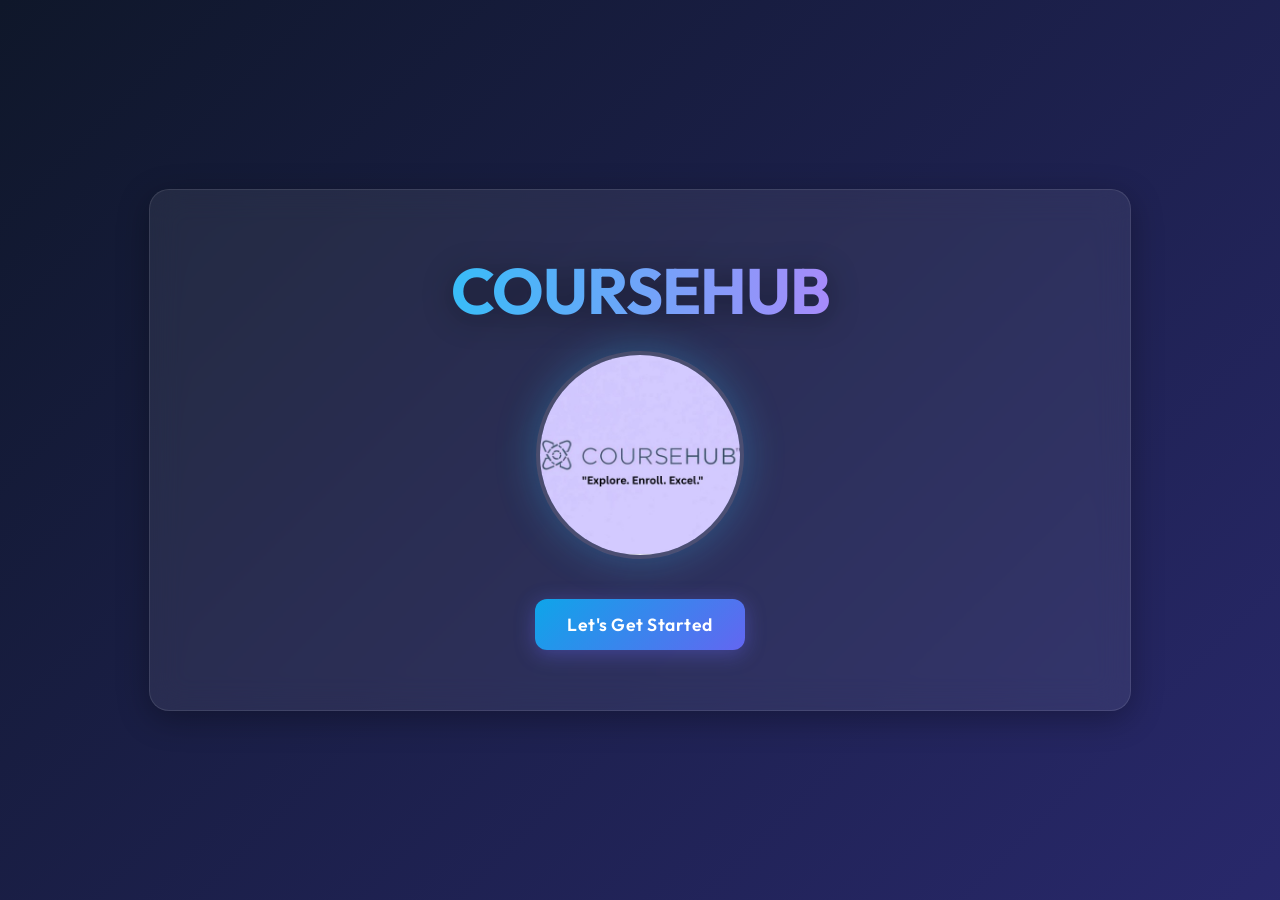
<file: frontend/index.html>
<!DOCTYPE html>
<html>
<head>
<title>Course Hub</title>
<link rel="stylesheet" href="css/style.css">
</head>

<body class="landing">

<div class="main-container glassmorphism">

<h1 class="title">COURSEHUB</h1>

<img src="assets/logo.png" class="logo">

<div class="start-container">
<a href="pages/branches.html">
<button class="start-btn">Let's Get Started</button>
</a>
</div>

</div>

</body>
</html>
</file>
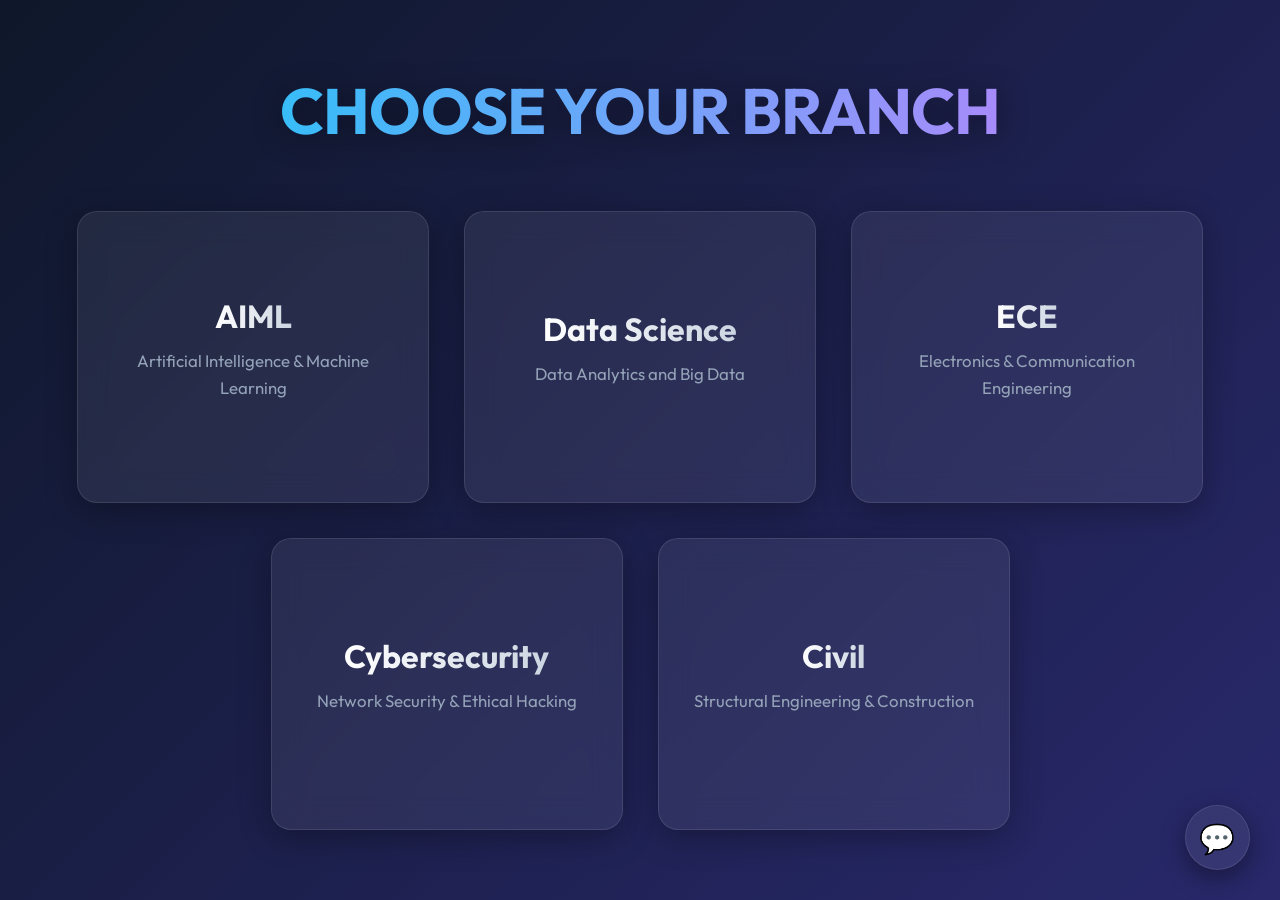
<file: frontend/pages/branches.html>
<!DOCTYPE html>
<html>
<head>
<title>Select Branch</title>
<link rel="stylesheet" href="../css/style.css">
</head>

<body class="branches-bg">

<h1 class="title">Choose Your Branch</h1>

<div class="branch-container">

<div class="branch-card glassmorphism" onclick="goToCourses('aiml')">
<h2>AIML</h2>
<p>Artificial Intelligence & Machine Learning</p>
</div>

<div class="branch-card glassmorphism" onclick="goToCourses('ds')">
<h2>Data Science</h2>
<p>Data Analytics and Big Data</p>
</div>

<div class="branch-card glassmorphism" onclick="goToCourses('ece')">
<h2>ECE</h2>
<p>Electronics & Communication Engineering</p>
</div>

<div class="branch-card glassmorphism" onclick="goToCourses('cyber')">
<h2>Cybersecurity</h2>
<p>Network Security & Ethical Hacking</p>
</div>

<div class="branch-card glassmorphism" onclick="goToCourses('civil')">
<h2>Civil</h2>
<p>Structural Engineering & Construction</p>
</div>

</div>

<!-- Chatbot Widget -->
<div class="chatbot-widget">
  <button id="chatbotToggle" class="chatbot-toggle glassmorphism">💬</button>
  <div id="chatbotContainer" class="chatbot-container glassmorphism" style="display: none;">
    <div class="chatbot-header">
      <h3>Course Advisor</h3>
      <button onclick="toggleChatbot()">✖</button>
    </div>
    <div id="chatbotMessages" class="chatbot-messages">
      <div class="bot-message">Hello! Tell me about your skills or interests, and I'll suggest a course!</div>
    </div>
    <div class="chatbot-input">
      <input type="text" id="chatbotInput" placeholder="e.g. Python, data, AI..." onkeypress="handleChatbotKeyPress(event)">
      <button onclick="sendMessage()">Send</button>
    </div>
  </div>
</div>

<script src="../js/script.js"></script>

</body>
</html>
</file>
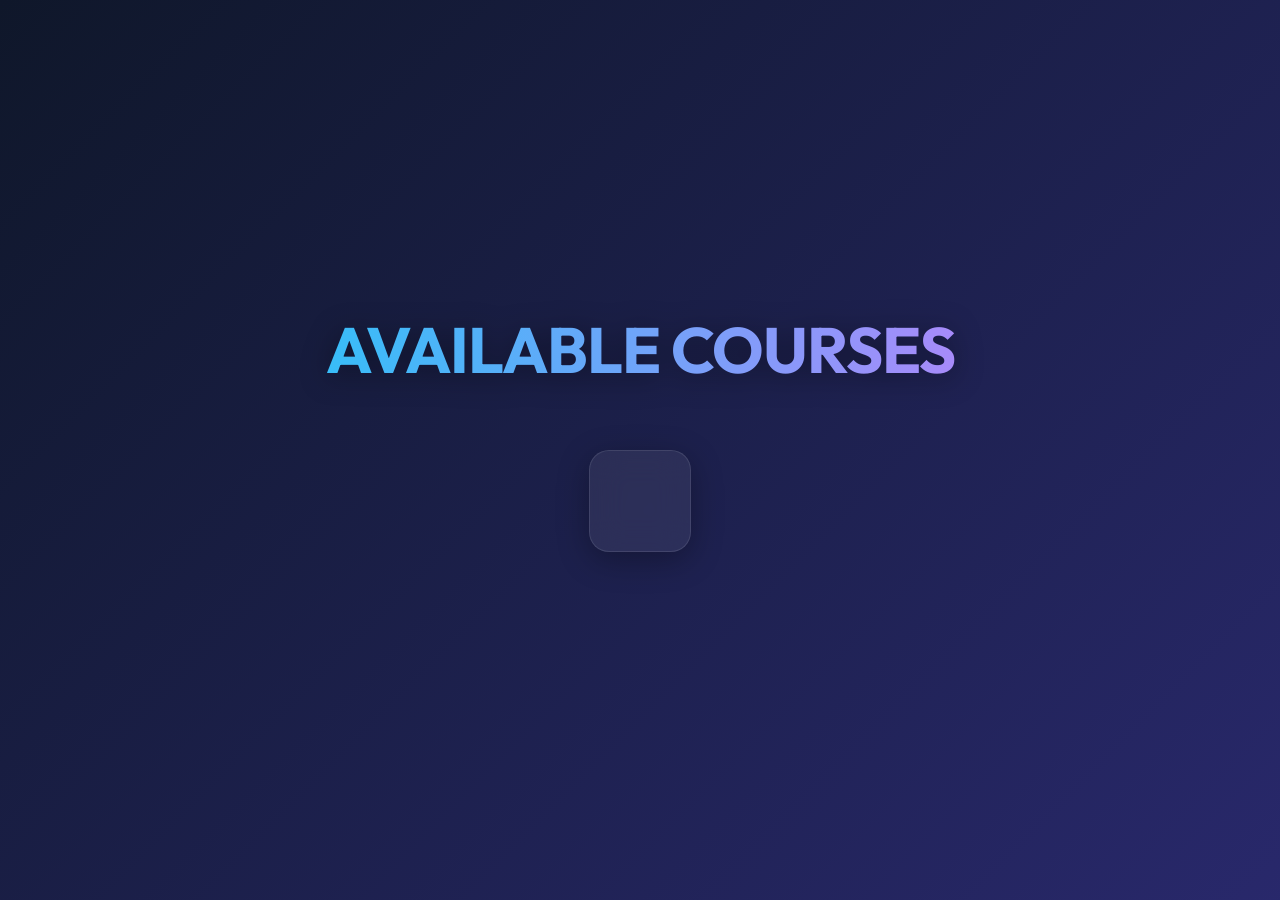
<file: frontend/pages/courses.html>
<!DOCTYPE html>
<html>
<head>
<title>Courses</title>
<link rel="stylesheet" href="../css/style.css">
</head>

<body class="courses-bg">

<h1 class="title">Available Courses</h1>

<div id="courses" class="course-container glassmorphism"></div>


<!-- DESCRIPTION POPUP -->

<div id="descPopup" class="popup">
<div class="popup-content glassmorphism">

<h2>Description</h2>
<p id="descText"></p>

<button onclick="closeDesc()">Close</button>

</div>
</div>


<!-- SYLLABUS POPUP -->

<div id="sylPopup" class="popup">
<div class="popup-content glassmorphism">

<h2>Syllabus</h2>
<p id="sylText"></p>

<button onclick="closeSyl()">Close</button>

</div>
</div>


<!-- ENROLL POPUP -->

<div id="enrollPopup" class="popup">

<div class="popup-content glassmorphism">

<h2>Enroll Course</h2>

<input type="text" placeholder="Name">
<input type="email" placeholder="Email">
<input type="text" placeholder="Register Number">

<button onclick="enroll()">Submit</button>

</div>

</div>

<script src="../js/script.js"></script>

</body>
</html>
</file>
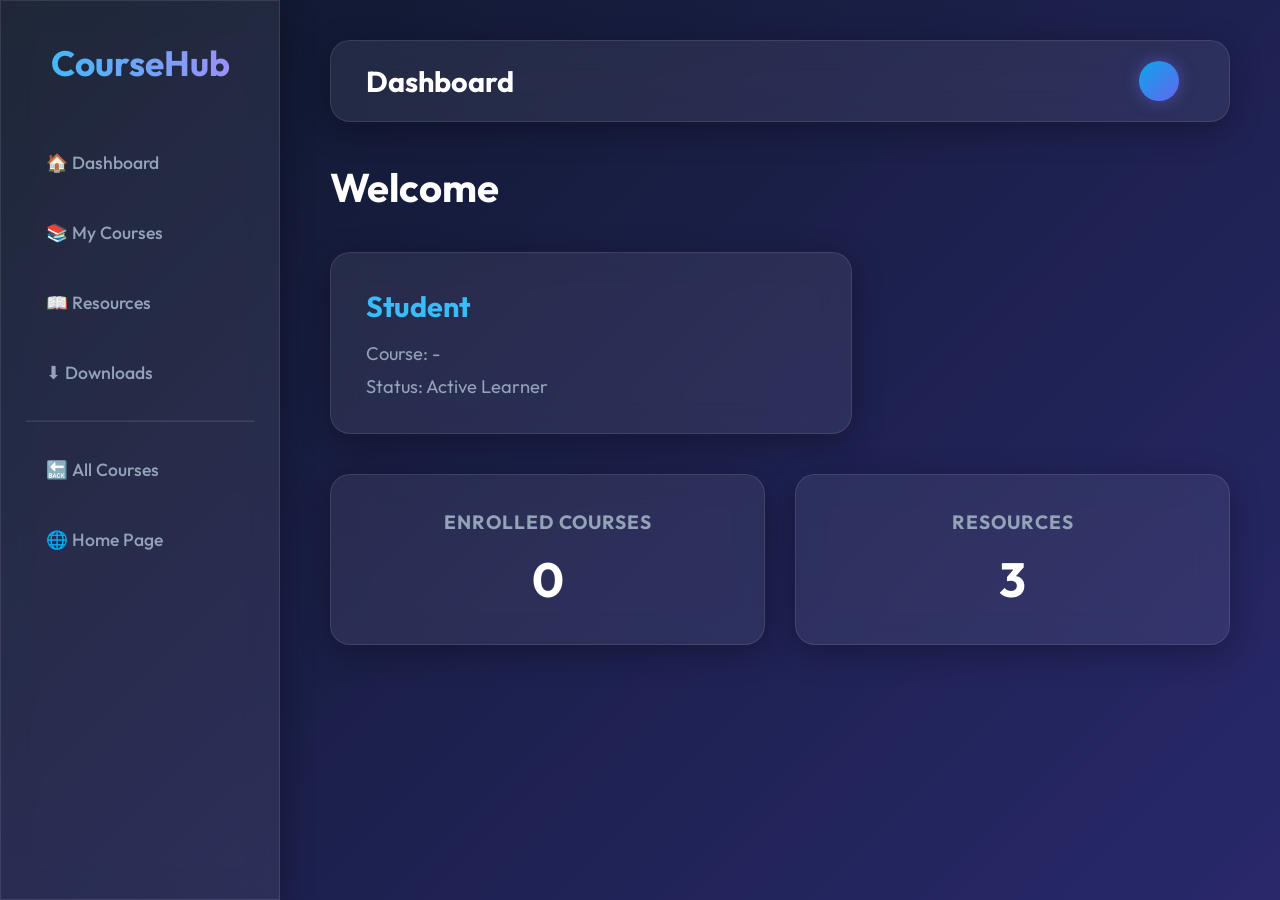
<file: frontend/pages/dashboard.html>
<!DOCTYPE html>
<html>
<head>
<title>CourseHub Dashboard</title>
<link rel="stylesheet" href="../css/style.css">
</head>

<body>

<div class="dashboard-container">

<!-- Sidebar -->

<div class="sidebar glassmorphism">

<h2>CourseHub</h2>

<ul>
<li onclick="showSection('dashboard')">🏠 Dashboard</li>
<li onclick="showSection('courses')">📚 My Courses</li>
<li onclick="showSection('resources')">📖 Resources</li>
<li onclick="showSection('downloads')">⬇ Downloads</li>
<hr style="border-color: rgba(255,255,255,0.1); margin: 20px 0;">
<li onclick="window.location.href='branches.html'">🔙 All Courses</li>
<li onclick="window.location.href='../index.html'">🌐 Home Page</li>
</ul>

</div>


<!-- Main content -->

<div class="main">

    <div class="topbar glassmorphism">

<h2>Dashboard</h2>

<div class="user-info">
<span id="userName"></span>
</div>

</div>

<h1 id="welcomeText">Welcome</h1>

<div class="profile-card glassmorphism">

<h3 id="profileName">Student</h3>

<p id="profileCourse">Course: -</p>

<p>Status: Active Learner</p>

</div>

<!-- Dashboard Stats -->

<div class="stats section" id="dashboardSection">

<div class="card glassmorphism">
<h3>Enrolled Courses</h3>
<p id="courseCount">0</p>
</div>

<div class="card glassmorphism">
<h3>Resources</h3>
<p>3</p>
</div>

</div>

<!-- Courses Section -->

<div id="courseSection" class="section">

<h2>Your Courses</h2>

</div>

<!-- Resources Section -->

<div id="resourceSection" class="section">

<h2>Course Resources</h2>

<div id="resources" class="resource-container"></div>

</div>

<!-- Downloads Section -->

<div id="downloadsSection" class="section">

<h2>Downloads</h2>

<div id="downloads"></div>

</div>

</div>

</div>

<script src="../js/dashboard.js"></script>

</body>
</html>
</file>
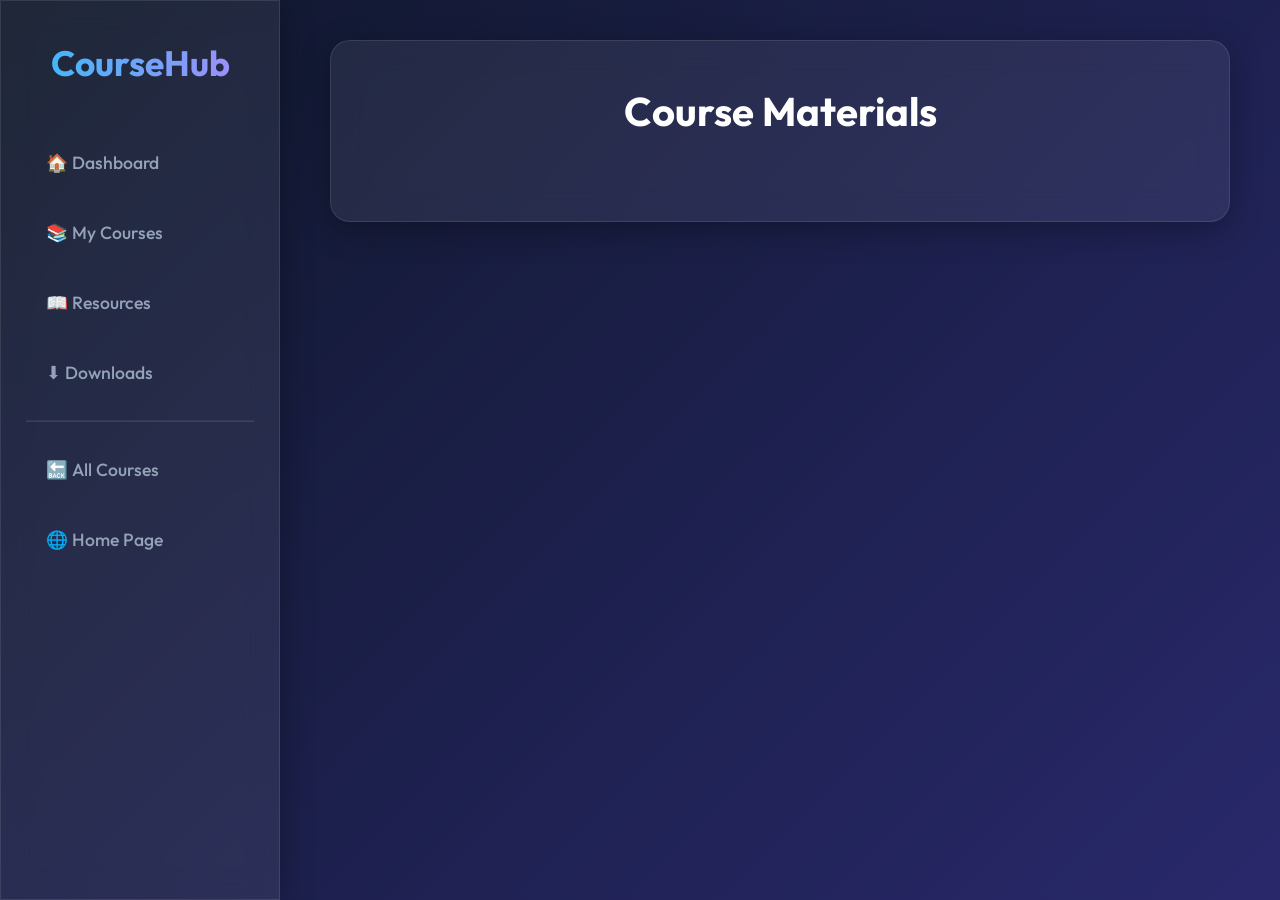
<file: frontend/pages/resources.html>
<!DOCTYPE html>
<html>
<head>
<title>CourseHub Dashboard</title>
<link rel="stylesheet" href="../css/style.css">

</head>

<body>

<!-- Sidebar -->

<div class="sidebar glassmorphism">

<h2>CourseHub</h2>

<ul>
<li onclick="window.location.href='dashboard.html'">🏠 Dashboard</li>
<li onclick="window.location.href='dashboard.html'">📚 My Courses</li>
<li onclick="window.location.href='resources.html'">📖 Resources</li>
<li onclick="window.location.href='dashboard.html'">⬇ Downloads</li>
<hr style="border-color: rgba(255,255,255,0.1); margin: 20px 0;">
<li onclick="window.location.href='branches.html'">🔙 All Courses</li>
<li onclick="window.location.href='../index.html'">🌐 Home Page</li>
</ul>

</div>


<!-- Main Content -->

<div class="main">

<div class="welcome-card glassmorphism">
<h1 id="welcomeText">Course Materials</h1>
</div>

<div id="resources" class="resource-container"></div>

</div>


<script>

const resourcesData={

"Machine Learning":{
video:"https://www.youtube.com/watch?v=GwIo3gDZCVQ",
notes:"../assets/ml-notes.pdf",
practice:"https://leetcode.com/problemset/"
},

"Deep Learning":{
video:"https://www.youtube.com/watch?v=aircAruvnKk",
notes:"../assets/dl-notes.pdf",
practice:"https://www.kaggle.com/learn"
},

"Data Analysis":{
video:"https://www.youtube.com/watch?v=ua-CiDNNj30",
notes:"../assets/ds-notes.pdf",
practice:"https://www.kaggle.com/learn"
},

"Big Data":{
video:"https://www.youtube.com/watch?v=9s-vSeWej1U",
notes:"../assets/bigdata-notes.pdf",
practice:"https://www.hackerrank.com/domains/data-science"
},

"Digital Electronics":{
video:"https://www.youtube.com/watch?v=Y1kYFgGJbSM",
notes:"../assets/ece-notes.pdf",
practice:"https://www.allaboutcircuits.com/"
},

"Communication Systems":{
video:"https://www.youtube.com/watch?v=ybEVx7bYUYY&list=PLs5_Rtf2P2r5VTd_qql5OiIIsRcBxYdyk",
notes:"../assets/comm-notes.pdf",
practice:"https://www.electronics-tutorials.ws/"
},

"Ethical Hacking":{
video:"https://www.youtube.com/watch?v=cKEf8H9cQGM&list=PLwO5-rumi8A4J7h4Fm92TEC00gfZUk7ls",
notes:"../assets/eth-notes.pdf",
practice:"https://www.w3schools.com/cybersecurity/"
},

"Network Security":{
video:"https://www.youtube.com/watch?v=zIWGjkr0ENE",
notes:"../assets/networksecurity-notes.pdf",
practice:"https://www.geeksforgeeks.org/ethical-hacking/network-security-best-practices/"
},

"Structural Analysis":{
video:"https://www.youtube.com/watch?v=Gv7t_OVxf-Q",
notes:"../assets/structuralanalysis-notes.pdf",
practice:"https://www.youtube.com/watch?v=nPlYcsrLFjo"
},

"Construction Management":{
video:"https://www.youtube.com/watch?v=G1P7W119x1w&list=PLm_MSClsnwm8ZfOLmf8XJqE3rVe8BByzl",
notes:"../assets/cm-notes.pdf",
practice:"https://www.youtube.com/watch?v=wFGouP9ubcg"
}



}

/* get stored data */

let course = localStorage.getItem("course")
let name = localStorage.getItem("studentName")

if(name && course){
document.getElementById("welcomeText").innerText =
"Welcome " + name + "! Here are your " + course + " resources"
}

let container = document.getElementById("resources")

let data = resourcesData[course]

if(data){

container.innerHTML = `

<div class="resource-card glassmorphism">
<h3>🎥 Lecture Videos</h3>
<a href="${data.video}" target="_blank">Watch Video</a>
</div>

<div class="resource-card glassmorphism">
<h3>📄 Notes</h3>
<a href="${data.notes}" target="_blank">Download Notes</a>
</div>

<div class="resource-card glassmorphism">
<h3>💻 Practice Problems</h3>
<a href="${data.practice}" target="_blank">Solve Problems</a>
</div>

`

}

</script>

</body>
</html>
</file>
<file: frontend/css/style.css>
@import url('https://fonts.googleapis.com/css2?family=Outfit:wght@300;400;500;600;700&display=swap');

:root {
  --primary-gradient: linear-gradient(135deg, #0ea5e9, #6366f1);
  --success-gradient: linear-gradient(135deg, #10b981, #059669);
  --warning-gradient: linear-gradient(135deg, #f59e0b, #ef4444);
  --glass-bg: rgba(255, 255, 255, 0.07);
  --glass-bg-hover: rgba(255, 255, 255, 0.12);
  --glass-border: rgba(255, 255, 255, 0.1);
  --text-primary: #ffffff;
  --text-secondary: #94a3b8;
}

body {
  font-family: 'Outfit', sans-serif;
  margin: 0;
  padding: 0;
  color: var(--text-primary);
  background: linear-gradient(-45deg, #0f172a, #1e1b4b, #312e81, #0f172a);
  background-size: 400% 400%;
  animation: gradientBG 15s ease infinite;
  min-height: 100vh;
  overflow-x: hidden;
}

@keyframes gradientBG {
  0% { background-position: 0% 50%; }
  50% { background-position: 100% 50%; }
  100% { background-position: 0% 50%; }
}

/* Base Glassmorphism - Overrides default to ensure beauty */
.glassmorphism {
  background: var(--glass-bg) !important;
  backdrop-filter: blur(16px) !important;
  -webkit-backdrop-filter: blur(16px) !important;
  border: 1px solid var(--glass-border) !important;
  box-shadow: 0 8px 32px 0 rgba(0, 0, 0, 0.3) !important;
  border-radius: 20px !important;
  color: var(--text-primary) !important;
}

h1, h2, h3, h4, h5, p { margin-top: 0; }

.title {
  font-size: 4rem;
  font-weight: 700;
  letter-spacing: -1px;
  text-transform: uppercase;
  margin-bottom: 20px;
  text-align: center;
  background: linear-gradient(to right, #38bdf8, #a78bfa);
  -webkit-background-clip: text;
  -webkit-text-fill-color: transparent;
  filter: drop-shadow(0 4px 15px rgba(0,0,0,0.4));
}

/* Shared Button Styles */
button, .start-btn {
  padding: 14px 32px;
  font-size: 1.1rem;
  font-weight: 600;
  background: var(--primary-gradient);
  color: #fff;
  border: none;
  border-radius: 12px;
  cursor: pointer;
  transition: all 0.3s ease;
  box-shadow: 0 4px 20px rgba(99, 102, 241, 0.4);
  font-family: inherit;
  letter-spacing: 0.5px;
}

button:hover, .start-btn:hover {
  transform: translateY(-3px) scale(1.02);
  box-shadow: 0 8px 25px rgba(99, 102, 241, 0.6);
}

a { text-decoration: none; color: inherit; }

/* Flex Center Utility for Landing/Branches */
.landing, .branches-bg, .courses-bg {
  display: flex;
  flex-direction: column;
  justify-content: center;
  align-items: center;
  min-height: 100vh;
  padding: 40px 20px;
  box-sizing: border-box;
}

.main-container {
  padding: 60px 40px;
  text-align: center;
  display: flex;
  flex-direction: column;
  align-items: center;
  max-width: 900px;
  width: 100%;
}

.logo {
  width: 200px;
  height: 200px;
  border-radius: 50%;
  object-fit: cover;
  margin-bottom: 40px;
  box-shadow: 0 0 40px rgba(56, 189, 248, 0.3);
  border: 4px solid rgba(255,255,255,0.15);
  transition: transform 0.6s cubic-bezier(0.34, 1.56, 0.64, 1);
}

.logo:hover {
  transform: scale(1.1) rotate(5deg);
}

/* Branch Cards */
.branch-container {
  display: flex;
  justify-content: center;
  flex-wrap: wrap;
  gap: 35px;
  margin-top: 40px;
  max-width: 1200px;
  width: 100%;
}

.branch-card {
  width: 300px;
  min-height: 220px;
  padding: 35px 25px;
  display: flex;
  flex-direction: column;
  justify-content: center;
  align-items: center;
  text-align: center;
  cursor: pointer;
  transition: all 0.4s cubic-bezier(0.25, 0.8, 0.25, 1);
}

.branch-card h2 {
  font-size: 2rem;
  margin-bottom: 12px;
  background: linear-gradient(to right, #ffffff, #cbd5e1);
  -webkit-background-clip: text;
  -webkit-text-fill-color: transparent;
}

.branch-card p {
  color: var(--text-secondary);
  font-size: 1.05rem;
  line-height: 1.6;
}

.branch-card:hover {
  transform: translateY(-12px);
  background: var(--glass-bg-hover) !important;
  border-color: rgba(255, 255, 255, 0.2) !important;
  box-shadow: 0 20px 40px rgba(0, 0, 0, 0.5) !important;
}

/* Course Cards */
.course-container {
  display: flex;
  flex-wrap: wrap;
  justify-content: center;
  gap: 35px;
  padding: 50px;
  margin: 40px auto;
  max-width: 1200px;
}

.course-card {
  width: 320px;
  padding: 35px 25px;
  text-align: center;
  display: flex;
  flex-direction: column;
  gap: 15px;
  transition: all 0.4s ease;
}

.course-card:hover {
  transform: translateY(-8px);
  background: var(--glass-bg-hover) !important;
}

.course-card h3 {
  font-size: 1.6rem;
  margin-bottom: 15px;
  color: #f8fafc;
}

.course-card button {
  width: 100%;
  padding: 12px;
  font-size: 1rem;
  background: rgba(255, 255, 255, 0.05);
  border: 1px solid rgba(255, 255, 255, 0.15);
  color: #e2e8f0;
  box-shadow: none;
  font-weight: 500;
  border-radius: 8px;
}

.course-card button:hover {
  background: rgba(255, 255, 255, 0.15);
  color: #fff;
  transform: none;
}

.course-card button:last-child {
  background: var(--success-gradient);
  border: none;
  font-weight: 700;
  color: white;
  margin-top: 15px;
}

.course-card button:last-child:hover {
  box-shadow: 0 6px 20px rgba(16, 185, 129, 0.5);
  transform: translateY(-2px);
}

/* Popups */
.popup {
  display: none;
  position: fixed;
  top: 0;
  left: 0;
  width: 100%;
  height: 100%;
  background: rgba(15, 23, 42, 0.8);
  backdrop-filter: blur(12px);
  z-index: 2000;
}

.popup-content {
  width: 90%;
  max-width: 450px;
  margin: 15vh auto;
  padding: 40px;
  text-align: center;
  position: relative;
  animation: scaleUp 0.4s cubic-bezier(0.175, 0.885, 0.32, 1.275);
}

@keyframes scaleUp {
  from { transform: scale(0.9); opacity: 0; }
  to { transform: scale(1); opacity: 1; }
}

.popup-content h2 { font-size: 2rem; margin-bottom: 20px; }
.popup-content p { font-size: 1.15rem; line-height: 1.7; color: var(--text-secondary); margin-bottom: 30px; }

.popup-content input {
  width: 100%;
  padding: 16px 20px;
  margin-bottom: 20px;
  border-radius: 12px;
  border: 1px solid rgba(255, 255, 255, 0.15);
  background: rgba(0, 0, 0, 0.4);
  color: #fff;
  box-sizing: border-box;
  font-family: inherit;
  font-size: 1.05rem;
  transition: all 0.3s ease;
}

.popup-content input::placeholder { color: rgba(255, 255, 255, 0.3); }

.popup-content input:focus {
  outline: none;
  border-color: #38bdf8;
  background: rgba(0, 0, 0, 0.6);
  box-shadow: 0 0 20px rgba(56, 189, 248, 0.2);
}

/* Dashboard Layout */
.dashboard-container {
  display: flex;
  min-height: 100vh;
}

.sidebar {
  width: 280px;
  padding: 40px 25px;
  display: flex;
  flex-direction: column;
  position: fixed;
  height: 100vh;
  box-sizing: border-box;
  z-index: 100;
  border-radius: 0 !important;
  border-right: 1px solid var(--glass-border) !important;
}

.sidebar h2 {
  text-align: center;
  margin-bottom: 50px;
  font-size: 2.2rem;
  font-weight: 700;
  background: linear-gradient(to right, #38bdf8, #a78bfa);
  -webkit-background-clip: text;
  -webkit-text-fill-color: transparent;
}

.sidebar ul { list-style: none; padding: 0; margin: 0; }

.sidebar ul li, .sidebar a {
  padding: 16px 20px;
  margin-bottom: 15px;
  cursor: pointer;
  border-radius: 12px;
  transition: all 0.3s ease;
  font-size: 1.1rem;
  font-weight: 500;
  display: flex;
  align-items: center;
  color: var(--text-secondary);
  background: transparent;
}

.sidebar ul li:hover, .sidebar a:hover {
  background: var(--glass-bg);
  color: #fff;
  transform: translateX(10px);
}

.main {
  margin-left: 280px;
  padding: 40px 50px;
  width: calc(100% - 280px);
  box-sizing: border-box;
}

.topbar {
  display: flex;
  justify-content: space-between;
  align-items: center;
  padding: 20px 35px;
  margin-bottom: 40px;
}

.topbar h2 { margin: 0; font-size: 1.8rem; }

.user-info {
  font-weight: 600;
  font-size: 1.1rem;
  display: flex;
  align-items: center;
  gap: 15px;
}

.user-info::before {
  content: '';
  display: inline-block;
  width: 40px;
  height: 40px;
  border-radius: 50%;
  background: var(--primary-gradient);
  box-shadow: 0 0 15px rgba(99, 102, 241, 0.5);
}

#welcomeText {
  font-size: 2.5rem;
  margin-bottom: 40px;
  font-weight: 700;
}

/* Dashboard Cards */
.profile-card {
  padding: 35px;
  margin-bottom: 40px;
  max-width: 450px;
  display: flex;
  flex-direction: column;
  gap: 10px;
}

.profile-card h3 { font-size: 1.8rem; margin-bottom: 8px; color: #38bdf8; }
.profile-card p { font-size: 1.15rem; color: var(--text-secondary); margin: 0; }

.stats {
  display: flex;
  gap: 30px;
  margin-bottom: 50px;
  flex-wrap: wrap;
}

.stats .card {
  padding: 35px;
  min-width: 220px;
  text-align: center;
  flex: 1;
  transition: transform 0.4s ease;
}

.stats .card:hover { transform: translateY(-10px); }
.stats .card h3 { font-size: 1.2rem; margin-bottom: 15px; color: var(--text-secondary); text-transform: uppercase; letter-spacing: 1px; }
.stats .card p { font-size: 3rem; font-weight: 700; margin: 0; color: #fff; }

.section { display: none; animation: fadeIn 0.5s ease-out forwards; }

@keyframes fadeIn {
  from { opacity: 0; transform: translateY(20px); }
  to { opacity: 1; transform: translateY(0); }
}

#courseSection h2, #resourceSection h2, #downloadsSection h2 {
  font-size: 2.2rem;
  margin-bottom: 35px;
}

#courseSection .card {
  padding: 35px;
  max-width: 400px;
  margin-bottom: 20px;
}
#courseSection .card h3 { font-size: 1.6rem; color: #38bdf8; margin-bottom: 10px;}
#courseSection .card p { color: var(--text-secondary); font-size: 1.1rem; }

/* Resources Grid */
.resource-container {
  display: grid;
  grid-template-columns: repeat(auto-fill, minmax(280px, 1fr));
  gap: 35px;
  margin-top: 20px;
}

.resource-card {
  padding: 35px 25px;
  text-align: center;
  display: flex;
  flex-direction: column;
  justify-content: space-between;
  box-sizing: border-box;
  transition: all 0.4s ease;
}

.resource-card:hover {
  transform: translateY(-10px);
  background: var(--glass-bg-hover) !important;
  box-shadow: 0 15px 35px rgba(0,0,0,0.4) !important;
}

.resource-card h3 { margin-bottom: 25px; font-size: 1.4rem; color: #f8fafc; }

.resource-card a {
  display: inline-block;
  padding: 14px 20px;
  background: var(--warning-gradient);
  color: white;
  border-radius: 10px;
  text-decoration: none;
  font-weight: 600;
  font-size: 1.1rem;
  transition: all 0.3s ease;
  width: 100%;
  box-sizing: border-box;
}

.resource-card a:hover {
  box-shadow: 0 8px 25px rgba(239, 68, 68, 0.5);
  transform: translateY(-2px);
}

.welcome-card { padding: 45px; margin-bottom: 45px; text-align: center; }
.welcome-card h1 { margin: 0; font-size: 2.5rem; }

/* Downloads */
#downloads { display: flex; flex-direction: column; gap: 15px; max-width: 600px; }
#downloads p {
  padding: 20px 25px;
  background: rgba(255, 255, 255, 0.05);
  border: 1px solid var(--glass-border);
  border-radius: 12px;
  margin: 0;
  display: flex;
  align-items: center;
  font-size: 1.1rem;
  transition: background 0.3s ease;
}
#downloads p:hover { background: rgba(255, 255, 255, 0.1); }
#downloads p::before { content: '📄'; margin-right: 15px; font-size: 1.4rem; }

/* Custom Scrollbar */
::-webkit-scrollbar { width: 10px; }
::-webkit-scrollbar-track { background: #0f172a; }
::-webkit-scrollbar-thumb { background: rgba(255, 255, 255, 0.2); border-radius: 5px; }
::-webkit-scrollbar-thumb:hover { background: rgba(255, 255, 255, 0.4); }

/* Chatbot Widget */
.chatbot-widget {
  position: fixed;
  bottom: 30px;
  right: 30px;
  z-index: 9999;
}

.chatbot-toggle {
  border-radius: 50% !important;
  width: 65px;
  height: 65px;
  display: flex;
  justify-content: center;
  align-items: center;
  font-size: 1.8rem;
  padding: 0;
  box-shadow: 0 8px 25px rgba(0,0,0,0.4) !important;
}

.chatbot-container {
  position: absolute;
  bottom: 85px;
  right: 0;
  width: 340px;
  height: 450px;
  display: flex;
  flex-direction: column;
  overflow: hidden;
  box-shadow: 0 15px 40px rgba(0,0,0,0.6) !important;
  transform-origin: bottom right;
  animation: scaleUp 0.3s ease forwards;
}

.chatbot-header {
  padding: 15px 20px;
  background: var(--primary-gradient);
  display: flex;
  justify-content: space-between;
  align-items: center;
}

.chatbot-header h3 {
  margin: 0;
  font-size: 1.2rem;
  color: white;
}

.chatbot-header button {
  background: transparent;
  box-shadow: none;
  padding: 5px;
  width: auto;
  font-size: 1.2rem;
  border-radius: 50%;
}

.chatbot-header button:hover {
  background: rgba(255,255,255,0.2);
  transform: scale(1.1);
}

.chatbot-messages {
  flex: 1;
  padding: 20px;
  overflow-y: auto;
  display: flex;
  flex-direction: column;
  gap: 12px;
}

.bot-message, .user-message {
  padding: 12px 16px;
  border-radius: 14px;
  max-width: 85%;
  font-size: 0.95rem;
  line-height: 1.4;
  word-wrap: break-word;
}

.bot-message {
  background: rgba(255,255,255,0.15);
  align-self: flex-start;
  border-bottom-left-radius: 4px;
}

.user-message {
  background: var(--success-gradient);
  align-self: flex-end;
  border-bottom-right-radius: 4px;
}

.chatbot-input {
  display: flex;
  padding: 15px;
  border-top: 1px solid var(--glass-border);
  gap: 10px;
  background: rgba(0,0,0,0.1);
}

.chatbot-input input {
  flex: 1;
  padding: 12px 15px;
  border-radius: 20px;
  border: 1px solid var(--glass-border);
  background: rgba(0,0,0,0.3);
  color: white;
  font-family: inherit;
  font-size: 0.95rem;
  outline: none;
}

.chatbot-input input::placeholder {
  color: rgba(255,255,255,0.4);
}

.chatbot-input input:focus {
  border-color: #38bdf8;
  background: rgba(0,0,0,0.5);
}

.chatbot-input button {
  padding: 10px 18px;
  border-radius: 20px;
  font-size: 0.95rem;
}
</file>
